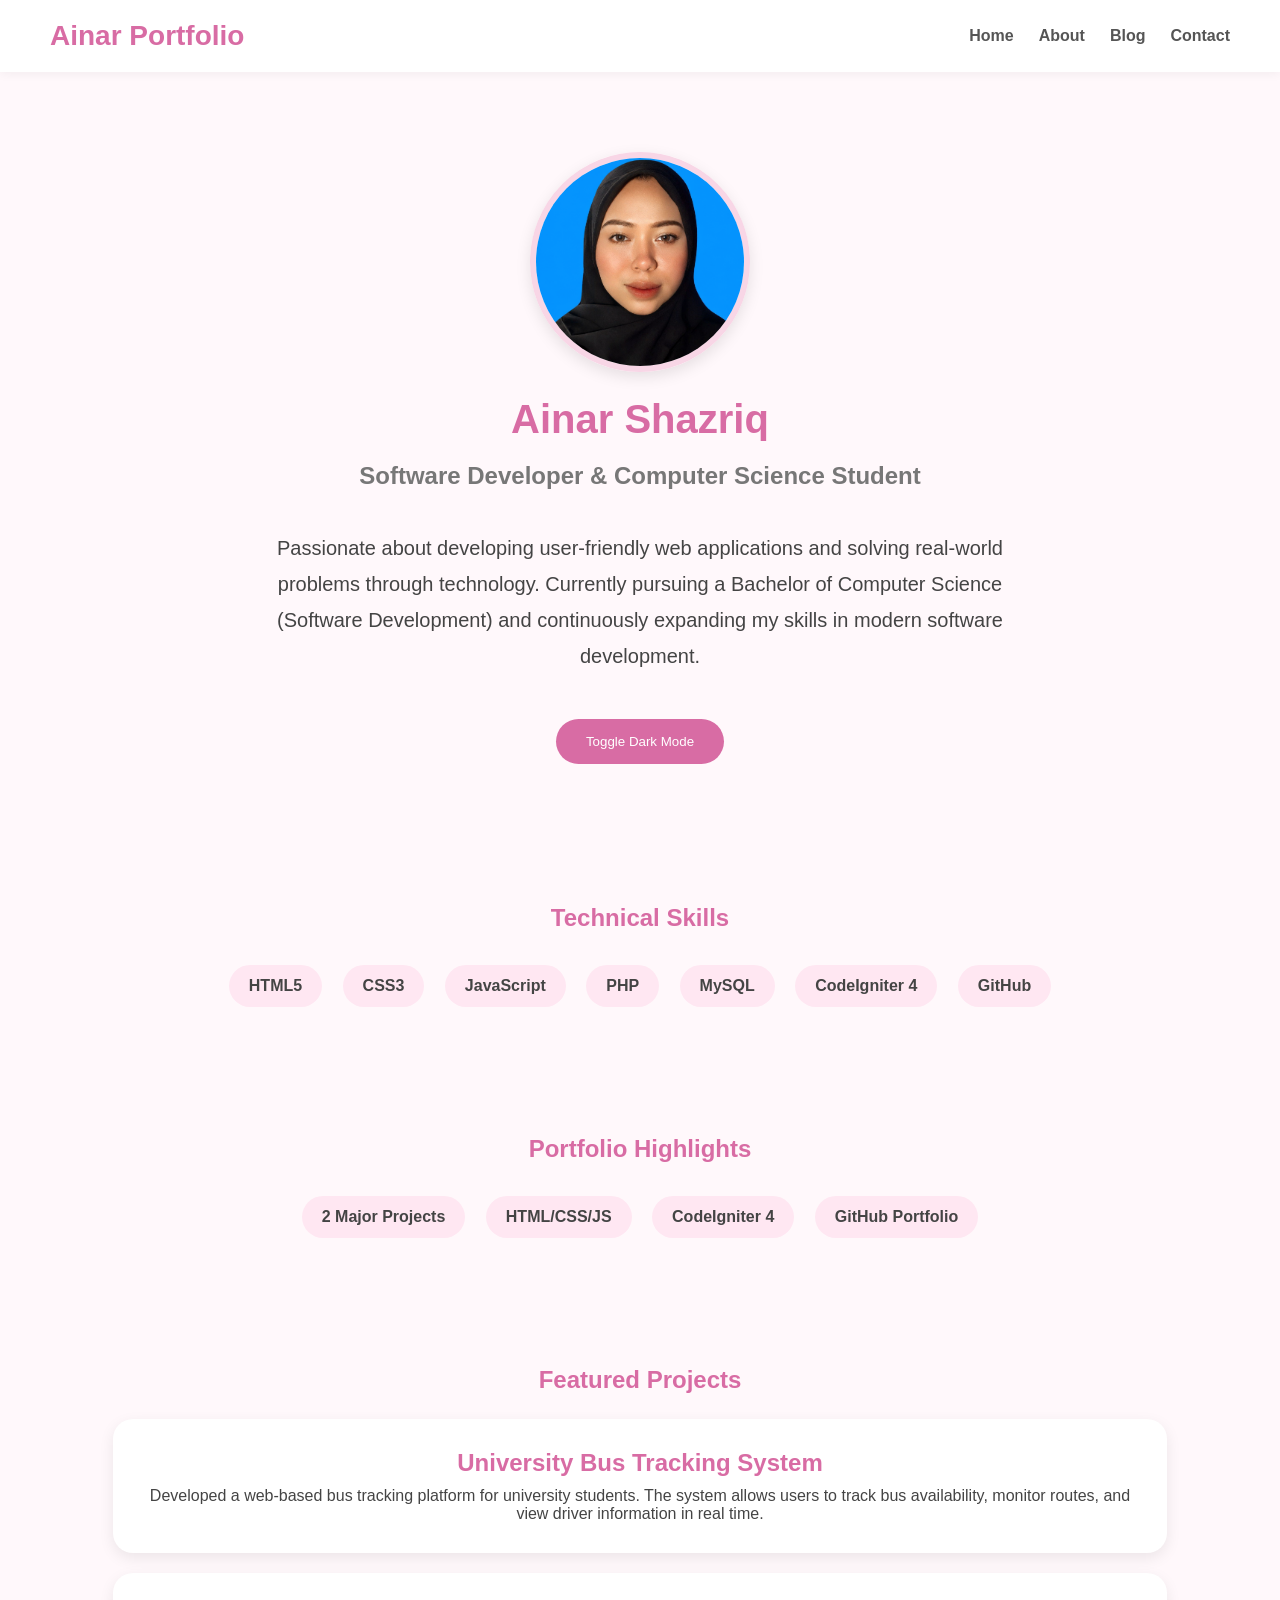
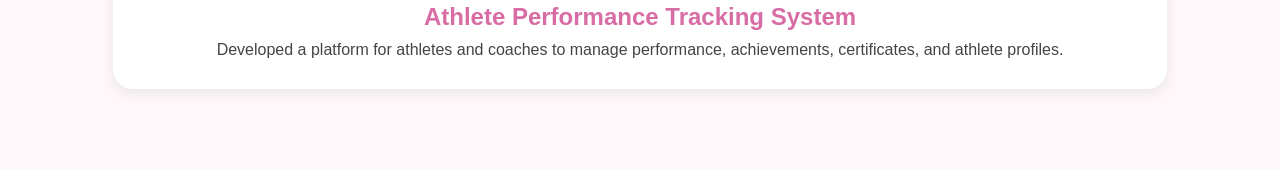
<file: index.html>
<!DOCTYPE html>

<html lang="en">

<head>
    <meta charset="UTF-8">
    <meta name="viewport" content="width=device-width, initial-scale=1.0">
    <title>Ainar Portfolio</title>

<link rel="stylesheet" href="css/style.css">

</head>

<body>

<nav>
    <div class="logo">
        Ainar Portfolio
    </div>

    <ul>
        <li><a href="index.html">Home</a></li>
        <li><a href="about.html">About</a></li>
        <li><a href="blog.html">Blog</a></li>
        <li><a href="contact.html">Contact</a></li>
    </ul>
</nav>

<section class="hero">

    <img src="images/profile.jpg.png" alt="Profile Picture">

    <h1>Ainar Shazriq</h1>

    <h3>Software Developer & Computer Science Student</h3>

    <p>
    Passionate about developing user-friendly web applications and solving
    real-world problems through technology. Currently pursuing a Bachelor
    of Computer Science (Software Development) and continuously expanding
    my skills in modern software development.
    </p>

    <button onclick="toggleDarkMode()">
        Toggle Dark Mode
    </button>

</section>

<section class="skills-section">

    <h2>Technical Skills</h2>

    <div class="skill-box">HTML5</div>
    <div class="skill-box">CSS3</div>
    <div class="skill-box">JavaScript</div>
    <div class="skill-box">PHP</div>
    <div class="skill-box">MySQL</div>
    <div class="skill-box">CodeIgniter 4</div>
    <div class="skill-box">GitHub</div>

</section>

<section class="skills-section">

<h2>Portfolio Highlights</h2>

<div class="skill-box">2 Major Projects</div>
<div class="skill-box">HTML/CSS/JS</div>
<div class="skill-box">CodeIgniter 4</div>
<div class="skill-box">GitHub Portfolio</div>

</section>

<section class="skills-section">

    <h2>Featured Projects</h2>

    <div class="blog-card">

        <h2>University Bus Tracking System</h2>

        <p>
            Developed a web-based bus tracking platform for university students.
            The system allows users to track bus availability, monitor routes,
            and view driver information in real time.
        </p>

    </div>

    <div class="blog-card">

        <h2>Athlete Performance Tracking System</h2>

        <p>
            Developed a platform for athletes and coaches to manage performance,
            achievements, certificates, and athlete profiles.
        </p>

    </div>

</section>
<script src="js/script.js"></script>

</body>

</html>
</file>
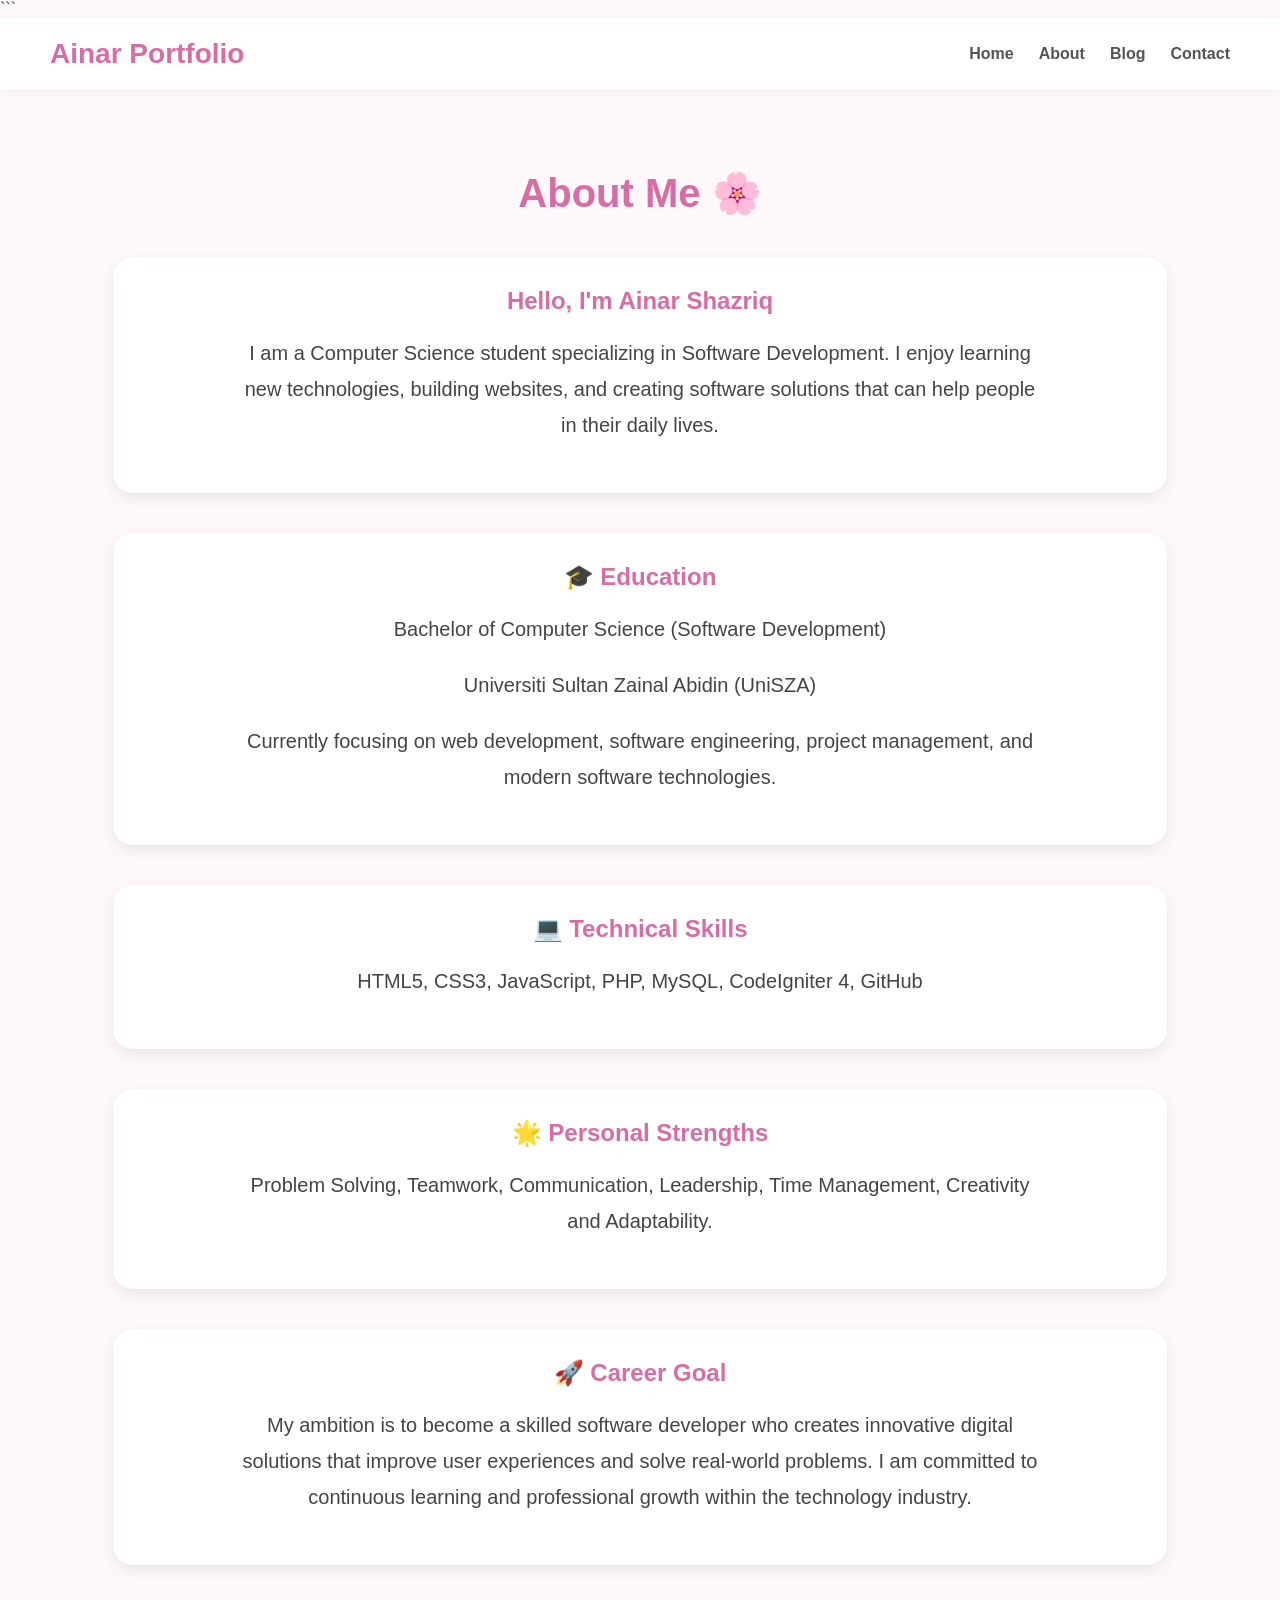
<file: about.html>
<!DOCTYPE html>

<html lang="en">

<head>
    <meta charset="UTF-8">
    <meta name="viewport" content="width=device-width, initial-scale=1.0">
    <title>About Me</title>

```
<link rel="stylesheet" href="css/style.css">

</head>

<body>

<nav>
    <div class="logo">Ainar Portfolio</div>

<ul>
    <li><a href="index.html">Home</a></li>
    <li><a href="about.html">About</a></li>
    <li><a href="blog.html">Blog</a></li>
    <li><a href="contact.html">Contact</a></li>
</ul>

</nav>

<section class="hero">

<h1>About Me 🌸</h1>

<div class="blog-card">

    <h2>Hello, I'm Ainar Shazriq</h2>

    <p>
        I am a Computer Science student specializing in Software Development.
        I enjoy learning new technologies, building websites, and creating software solutions that can help people in their daily lives.
    </p>

</div>

<div class="blog-card">

    <h2>🎓 Education</h2>

    <p>
        Bachelor of Computer Science (Software Development)
    </p>

    <p>
        Universiti Sultan Zainal Abidin (UniSZA)
    </p>

    <p>
        Currently focusing on web development, software engineering,
        project management, and modern software technologies.
    </p>

</div>

<div class="blog-card">

    <h2>💻 Technical Skills</h2>

    <p>
        HTML5, CSS3, JavaScript, PHP, MySQL, CodeIgniter 4, GitHub
    </p>

</div>

<div class="blog-card">

    <h2>🌟 Personal Strengths</h2>

    <p>
        Problem Solving, Teamwork, Communication, Leadership,
        Time Management, Creativity and Adaptability.
    </p>

</div>

<div class="blog-card">

    <h2>🚀 Career Goal</h2>

    <p>
        My ambition is to become a skilled software developer who creates
        innovative digital solutions that improve user experiences and solve
        real-world problems. I am committed to continuous learning and
        professional growth within the technology industry.
    </p>

</div>

</section>

</body>

</html>
</file>
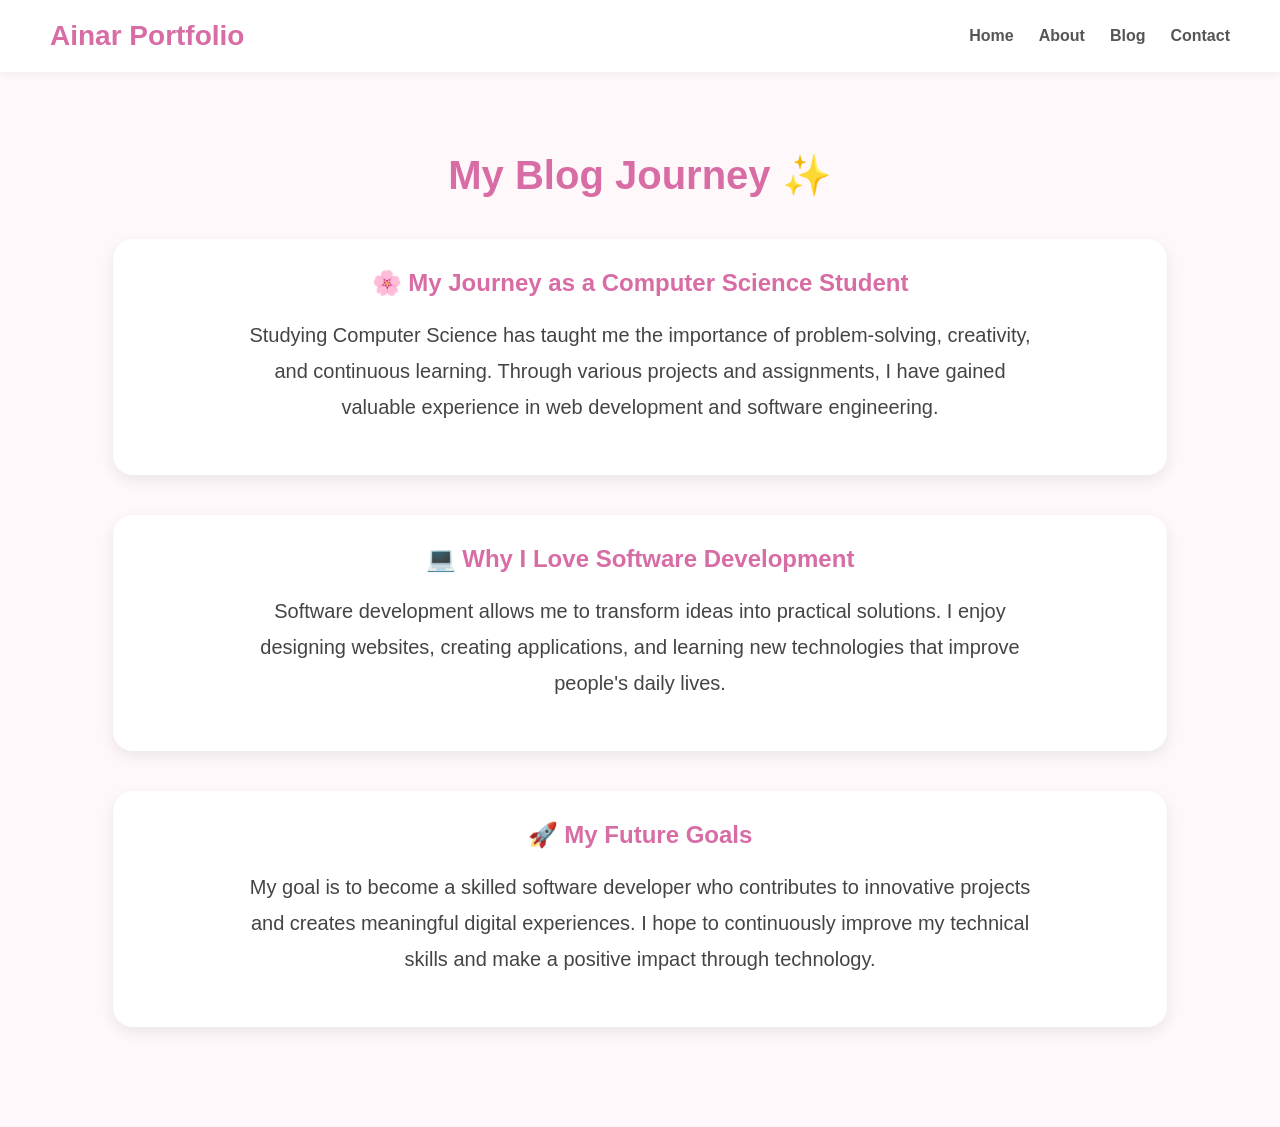
<file: blog.html>
<!DOCTYPE html>

<html lang="en">

<head>
    <meta charset="UTF-8">
    <meta name="viewport" content="width=device-width, initial-scale=1.0">
    <title>My Blog</title>

<link rel="stylesheet" href="css/style.css">

</head>

<body>

<nav>
    <div class="logo">Ainar Portfolio</div>

<ul>
    <li><a href="index.html">Home</a></li>
    <li><a href="about.html">About</a></li>
    <li><a href="blog.html">Blog</a></li>
    <li><a href="contact.html">Contact</a></li>
</ul>

</nav>

<section class="hero">

<h1>My Blog Journey ✨</h1>

<div class="blog-card">

    <h2>🌸 My Journey as a Computer Science Student</h2>

    <p>
        Studying Computer Science has taught me the importance of problem-solving, creativity, and continuous learning.
        Through various projects and assignments, I have gained valuable experience in web development and software engineering.
    </p>

</div>

<div class="blog-card">

    <h2>💻 Why I Love Software Development</h2>

    <p>
        Software development allows me to transform ideas into practical solutions.
        I enjoy designing websites, creating applications, and learning new technologies that improve people's daily lives.
    </p>

</div>

<div class="blog-card">

    <h2>🚀 My Future Goals</h2>

    <p>
        My goal is to become a skilled software developer who contributes to innovative projects and creates meaningful digital experiences.
        I hope to continuously improve my technical skills and make a positive impact through technology.
    </p>

</div>

</section>

</body>

</html>
</file>
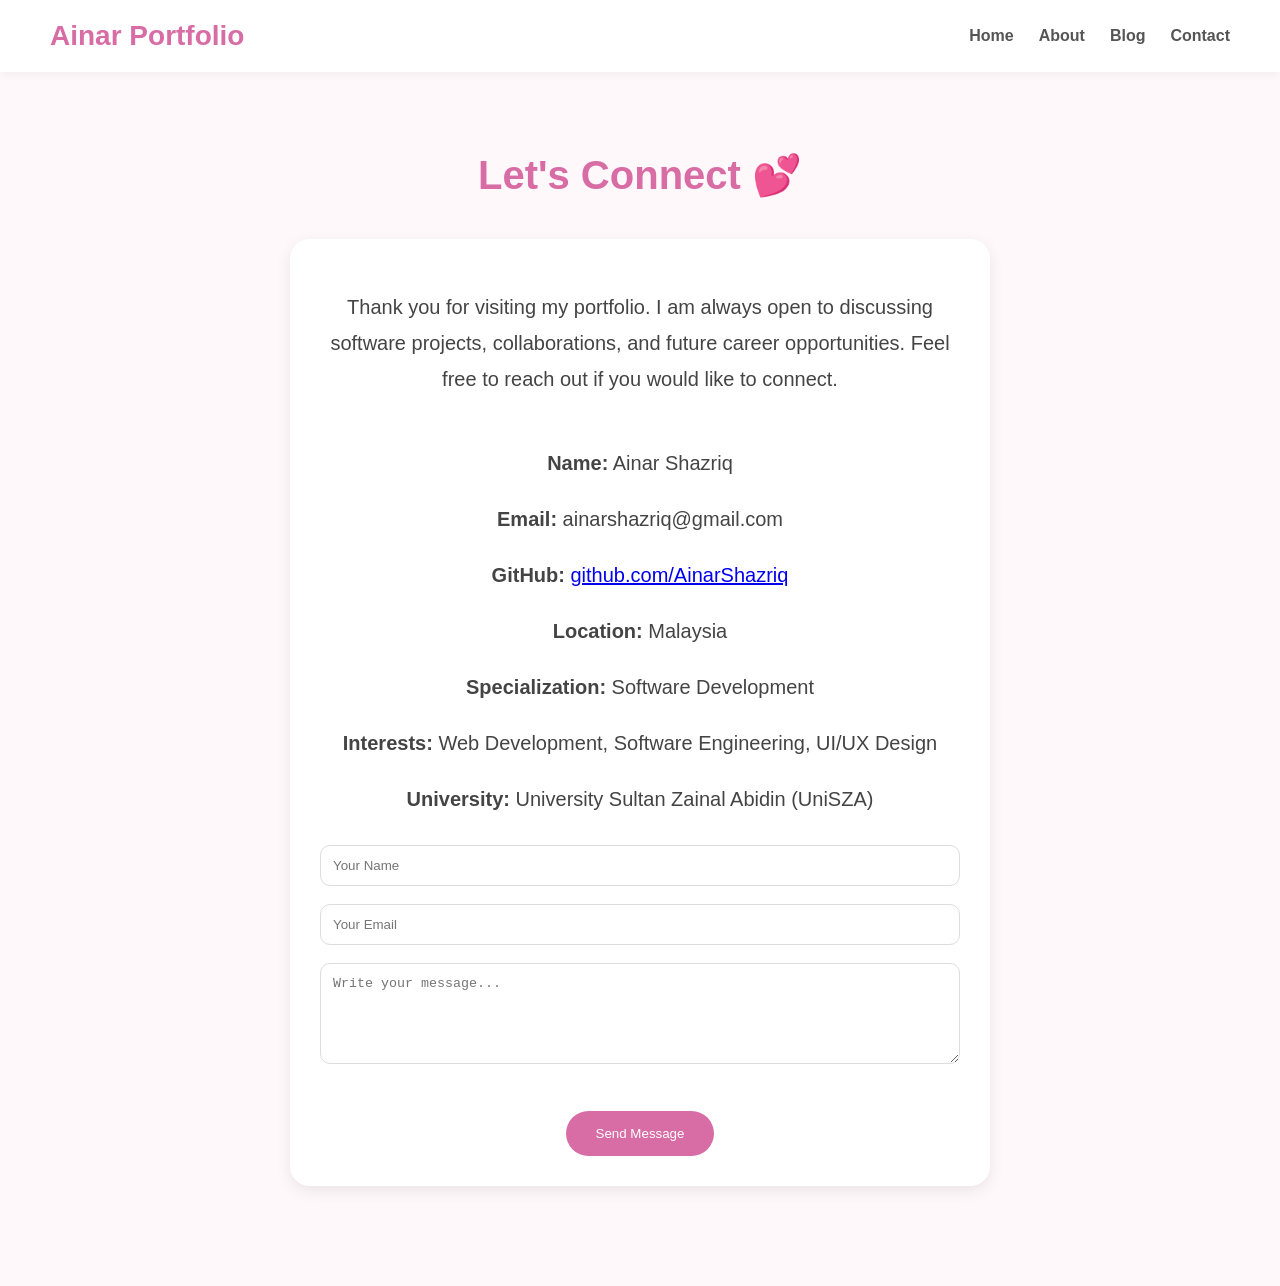
<file: contact.html>
<!DOCTYPE html>

<html lang="en">

<head>
    <meta charset="UTF-8">
    <meta name="viewport" content="width=device-width, initial-scale=1.0">
    <title>Contact Me</title>

<link rel="stylesheet" href="css/style.css">

</head>

<body>

<nav>
    <div class="logo">Ainar Portfolio</div>

<ul>
    <li><a href="index.html">Home</a></li>
    <li><a href="about.html">About</a></li>
    <li><a href="blog.html">Blog</a></li>
    <li><a href="contact.html">Contact</a></li>
</ul>

</nav>

<section class="hero">

<h1>Let's Connect 💕</h1>

<div class="contact-box">

    <p>
    Thank you for visiting my portfolio. I am always open to discussing
    software projects, collaborations, and future career
    opportunities. Feel free to reach out if you would like to connect.
    </p>

    <br>

    <p><strong>Name:</strong> Ainar Shazriq</p>

    <p><strong>Email:</strong> ainarshazriq@gmail.com</p>

    <p><strong>GitHub:</strong>
    <a href="https://github.com/AinarShazriq">
    github.com/AinarShazriq
    </a>
    </p>

    <p><strong>Location:</strong> Malaysia</p>

    <p><strong>Specialization:</strong> Software Development</p>

    <p><strong>Interests:</strong> Web Development, Software Engineering, UI/UX Design</p>

    <p><strong>University:</strong> University Sultan Zainal Abidin (UniSZA)</p>

    <br>

    <form>

        <input type="text"
               placeholder="Your Name"
               required>

        <br><br>

        <input type="email"
               placeholder="Your Email"
               required>

        <br><br>

        <textarea
            placeholder="Write your message..."
            rows="5"
            required></textarea>

        <br><br>

        <button type="submit">
            Send Message
        </button>

    </form>

</div>

</section>

</body>

</html>
</file>
<file: css/style.css>
*{
margin:0;
padding:0;
box-sizing:border-box;
}

body{
font-family:'Segoe UI', sans-serif;
background:#fff8fb;
color:#444;
}

/* Navigation */

nav{
background:white;
padding:20px 50px;
display:flex;
justify-content:space-between;
align-items:center;
box-shadow:0 2px 10px rgba(0,0,0,0.05);
}

.logo{
font-size:28px;
font-weight:bold;
color:#d86ca4;
}

nav ul{
list-style:none;
display:flex;
}

nav ul li{
margin-left:25px;
}

nav ul li a{
    text-decoration:none;
    color:#555;
    font-weight:600;
}

nav ul li a:hover{
    color:#d86ca4;
}

/* Hero */

.hero{
    text-align:center;
    padding:80px 20px;

    display:flex;
    flex-direction:column;
    align-items:center;
}

.hero img{
width:220px;
height:220px;
border-radius:50%;
object-fit:cover;
border:6px solid #f8d6e6;
box-shadow:0 5px 15px rgba(0,0,0,0.1);
margin-bottom:25px;
}

.hero h1{
    font-size:40px;
    color:#d86ca4;
    margin-bottom:20px;
}

.hero h3{
    color:#777;
    font-size:24px;
    margin-bottom:20px;
}

.hero p{
    max-width:800px;
    font-size:20px;
    line-height:1.8;
    text-align:center;
    margin:20px auto;
}

/* Button */

button{
    margin-top:25px;
    background:#d86ca4;
    color:white;
    border:none;
    padding:15px 30px;
    border-radius:30px;
    cursor:pointer;
}

button:hover{
    background:#c45891;
}

/* Skills */

.skills-section{
text-align:center;
padding:60px 20px;
}

.skills-section h2{
color:#d86ca4;
margin-bottom:25px;
}

.skill-box{
display:inline-block;
padding:12px 20px;
background:#ffe7f2;
border-radius:30px;
margin:8px;
font-weight:600;
}

/* Cards */

.blog-card,
.contact-box{
background:white;
width:85%;
margin:20px auto;
padding:30px;
border-radius:20px;
box-shadow:0 5px 15px rgba(0,0,0,0.08);
}

.blog-card h2{
color:#d86ca4;
margin-bottom:10px;
}

/* Contact */

.contact-box{
max-width:700px;
}

.contact-box p{
margin-bottom:10px;
line-height:1.8;
}

/* Form */

input,
textarea{
width:100%;
padding:12px;
border:1px solid #ddd;
border-radius:10px;
}

/* Dark Mode */

.dark-mode{
    background:#1f1f1f;
    color:white;
}

.dark-mode nav{
    background:#2a2a2a;
}

.dark-mode .blog-card,
.dark-mode .contact-box{
    background:#333;
    color:white;
}

.dark-mode .skill-box{
    background:#d86ca4;
    color:white;
}

.dark-mode h1,
.dark-mode h2,
.dark-mode h3{
    color:#ff9ac8;
}

.dark-mode p{
    color:white;
}

.dark-mode nav ul li a{
    color:white;
}

.dark-mode .logo{
    color:#ff9ac8;
}

/* Mobile */

@media(max-width:768px){

nav{
    flex-direction:column;
}

nav ul{
    margin-top:15px;
}

.hero h1{
    font-size:40px;
}

.hero img{
    width:180px;
    height:180px;
}
}
</file>
